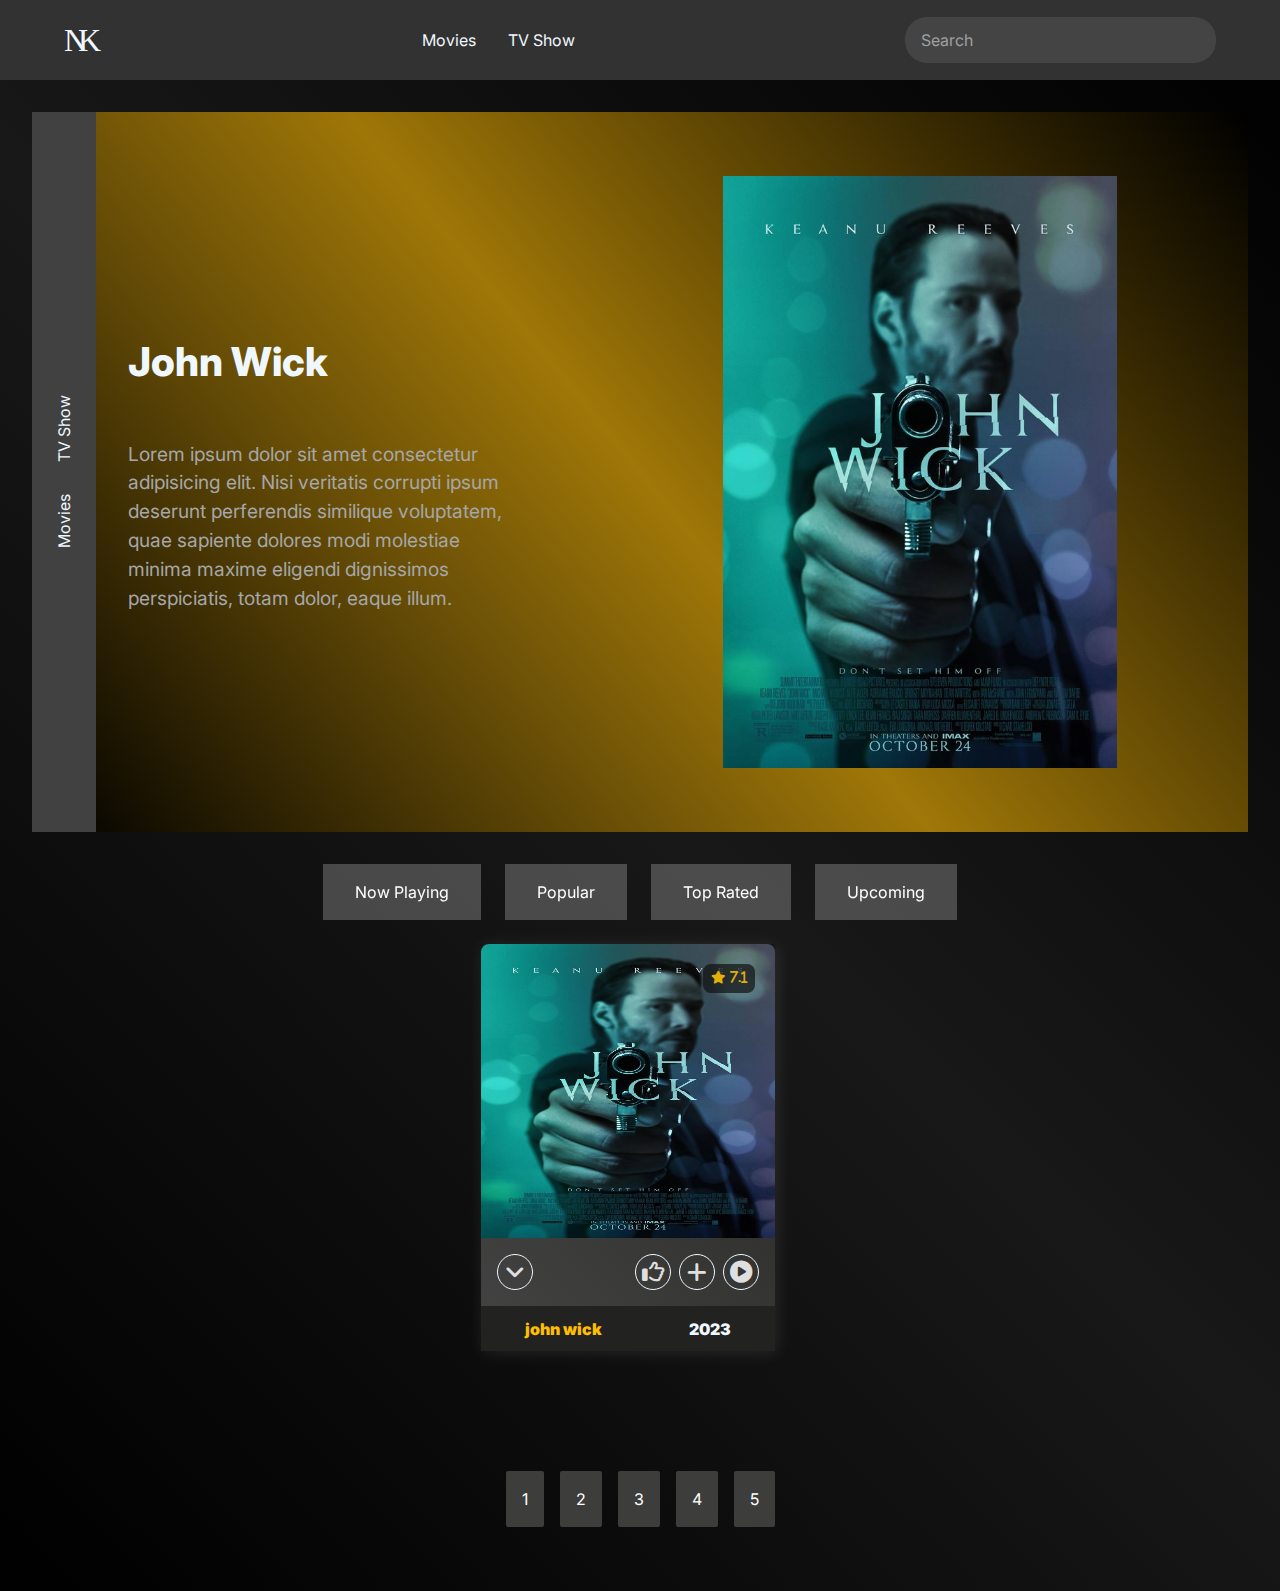
<file: index.html>
<!DOCTYPE html>
<html lang="en">
  <head>
    <meta charset="UTF-8" />
    <meta http-equiv="X-UA-Compatible" content="IE=edge" />
    <meta name="viewport" content="width=device-width, initial-scale=1.0" />
    <title>Web API</title>
    <!-- normalize file  -->
    <link rel="stylesheet" href="css/normalize.css" />
    <!-- Main css File -->
    <link rel="stylesheet" href="css/main.css" />
    <!-- for font awsome -->
    <link rel="stylesheet" href="css/all.min.css" />
  </head>
  <body>
    <header>
      <nav>
        <div class="logo">NK</div>
        <div>
          <a href="index.html" class="movies">Movies</a>
            <a href="tv.html" class="music" >TV Show</a>
        </div>
        <input class="search" placeholder="Search"></input>  
      </nav>

      <div class="landing">
        <div class="left-side">
          <div class="bar-left">
            <a href="index.html" class="movies">Movies</a>
            <a href="tv.html" class="music" >TV Show</a>
          </div>
          <h2>John Wick</h2>
          <p>
            Lorem ipsum dolor sit amet consectetur adipisicing elit. Nisi
            veritatis corrupti ipsum deserunt perferendis similique voluptatem,
            quae sapiente dolores modi molestiae minima maxime eligendi
            dignissimos perspiciatis, totam dolor, eaque illum.
          </p>
        </div>

        <div class="face-landing">
          <img src="photo.jpg" alt="face-landing" class="face" />
        </div>
      </div>

      <div class="filter"></div>
    </header>
    <main>
      <div class="cards-grid">
        <div class="card-full">
        <img src="photo.jpg">
        <div class="card-rating fa-solid fa-star">7.1</div>
        <div class="img-discription">
          <div class="group-icons">
            <i class="fa-solid fa-angle-down"></i>
            <div class="lpt">
              <i class="fa-regular fa-thumbs-up"></i>
              <i class="fa-solid fa-plus"></i>
              <i class="fa-solid fa-circle-play"></i>
            </div>
          </div>
          <div class="main-discription">
            <h4 class="title">john wick</h4>
            <div class="year">2023</div>
          </div>
          <div class="discription">Lorem ipsum dolortur adipisicing elit. Autem quasi eos dolorem provident possimus. Nisi dolor voluptatum quasi doloribus molestiae ea, atque vel cupiditate aspernatur minus quia adipisci quos. Quae?</div>
        </div>
      </div>
      </div>
      <ul class="pages-list"></ul>
    </main>
    <script src="main.js"></script>
  </body>
</html>
</file>
<file: css/main.css>
@import url("https://fonts.googleapis.com/css2?family=Architects+Daughter&family=Inter:wght@100;200;300;400;500;600;700;800;900&display=swap");
* {
  -webkit-box-sizing: border-box;
  -moz-box-sizing: border-box;
  box-sizing: border-box;
  padding: 0;
  margin: 0;
}
html {
  scroll-behavior: smooth;
  line-height: 1.5;
  user-select: none;
}
/* width */
::-webkit-scrollbar {
  width: 10px;
}

/* Track */
::-webkit-scrollbar-track {
  border-radius: 10px;
}

/* Handle */
::-webkit-scrollbar-thumb {
  border-radius: 0.125rem;
}
body {
  margin: 0;
  padding: 0;
  font-family: Inter, sans-serif;
  background-image: linear-gradient(45deg, black, #181818, black);
}
header,
section {
  min-height: 100vh;
}
img,
picture,
video {
  max-inline-size: 100%;
  block-size: auto;
}
a {
  text-decoration: none;
  display: block;
  color: inherit;
}
p {
  overflow-wrap: break-word;
  font-size: 1.125rem;
}

h1,
h2,
h3,
h4,
h5,
h6 {
  overflow-wrap: break-word;
}
ol,
ul {
  list-style: none;
}
input,
button,
textarea,
select {
  font: inherit;
  border: none;
}
nav {
  height: 80px;
  width: 100%;
  background-color: #323232;
  display: flex;
  justify-content: space-between;
  align-items: center;
  padding: 0 4rem;
  color: aliceblue;
}
.landing {
  display: flex;
  justify-content: space-between;
  padding: 4rem;
  margin: 2rem;
  background-image: linear-gradient(231deg, black, #ffbb0098, black);
  height: 80vh;
  position: relative;
}
.landing .face-landing {
  flex: 1 1;
  text-align: center;
}
.landing .face-landing img {
  height: 100%;
}
.left-side {
  display: flex;
  gap: 3rem;
  flex-direction: column;
  justify-content: center;
  align-items: flex-start;
  flex: 1 1;
  padding-left: 2rem;
}
.bar-left {
  display: flex;
  height: 100%;
  width: 4rem;
  gap: 2rem;
  color: aliceblue;
  background-color: #414141;
  flex-direction: row;
  position: absolute;
  left: 0;
  justify-content: center;
  writing-mode: vertical-lr;
  align-items: center;
  transform: rotate(180deg);
}
.left-side h2 {
  color: aliceblue;
  font-weight: 800;
  text-align: center;
  font-size: 2.5rem;
}
.left-side p {
  color: #a6a7a8;
  width: 75%;
  font-size: 1.2rem;
}
.logo {
  font-family: none;
  font-size: xx-large;
  letter-spacing: -9px;
}
.search {
  height: 46px;
  width: 27%;
  border-radius: 22px;
  padding: 0 1rem;
  background-color: #444444;
  color: aliceblue;
}
.search::placeholder {
  color: rgb(158, 160, 161);
}
nav .fa-clipboard-list {
  width: 50px;
  height: 50px;
  display: flex;
  background-color: #ffb800;
  border-radius: 50%;
  align-items: center;
  font-size: xx-large;
  justify-content: center;
}
nav .fa-clipboard-list::before {
  transform: translateY(-5%);
}
.cards-grid {
  gap: 1rem;
  display: flex;
  flex-wrap: wrap;
  justify-content: center;
  padding-bottom: 120px;
}
.card-full {
  display: flex;
  flex-direction: column;
  width: 23%;
  position: relative;
  max-height: 580px;
  border-radius: 8x;
  box-shadow: 2px 2px 16px rgba(255, 255, 255, 0.1);
  margin-top: 24px;
  margin-right: 24px;
}
.card-full img {
  width: 100%;
  aspect-ratio: 1;
  border-top-right-radius:8px;
  border-top-left-radius:8px;
  transition:all 0.5s;
}

.img-discription {
  background-image: linear-gradient(45deg, #444444, #323230);
  border-bottom-left-radius: 4px;
  border-bottom-right-radius: 4px;
  position: relative;
  height: fit-content;
  color: aliceblue;
  transition:all 0.5s;

}
.main-discription {
  display: flex;
  justify-content: space-around;
  align-items: center;
  background-color: #222221;
}
.discription {
  width: 100%;
  padding: 1rem;
  color: #dadada;
  display: none;
}
.fa-star {
  position: absolute;
    right: 20px;
    top: 20px;
    color: #e2af0b;
    font-size: 0.8rem;
    padding: 0.5rem;
    border-radius: 8px;
    background-color: #111111b5;
}
.fa-star::before {
  padding-right: 0.3rem;
}
h4 {
  margin: 0;
  height: 45px;
  display: flex;
  align-items: center;
  font-weight: 900;
  color: #ffbe00;
}
.year {
  font-weight: 900;
}
.group-icons {
  padding: 0 2rem;
  display: flex;
  align-items: center;
  justify-content: space-between;
  padding: 1rem;
}
.group-icons .fa-solid,
.group-icons .fa-regular {
  font-size: 1.4rem;
  width: 36px;
  color: #dfdfdf;
  height: 36px;
  border-radius: 50%;
  display: flex;
  border: 1px solid aliceblue;
  align-items: center;
  justify-content: center;
  cursor: pointer;
}
.lpt {
  display: flex;
  gap: 0.5rem;
}

.filter {
  display: flex;
  width: 100%;
  justify-content: center;
  gap: 1.5rem;
  color: white;
  cursor: pointer;
}

.pages-list {
  color: white;
  display: flex;
  flex-direction: row;
  justify-content: center;
  gap: 1rem;
margin-bottom: 4rem;
}

.page{
  padding: 1rem;
    cursor: pointer;
    background-color: #3d3d3c;
    border-radius: 2px;
}

 .active {
  color: #ffbe00;
}
.filter > div {
  padding: 1rem 2rem;
  backdrop-filter: contrast(0.5);
}

.click {
  background-color: red;
}
nav>div {
  display: flex;
  gap: 2rem;
}
</file>
